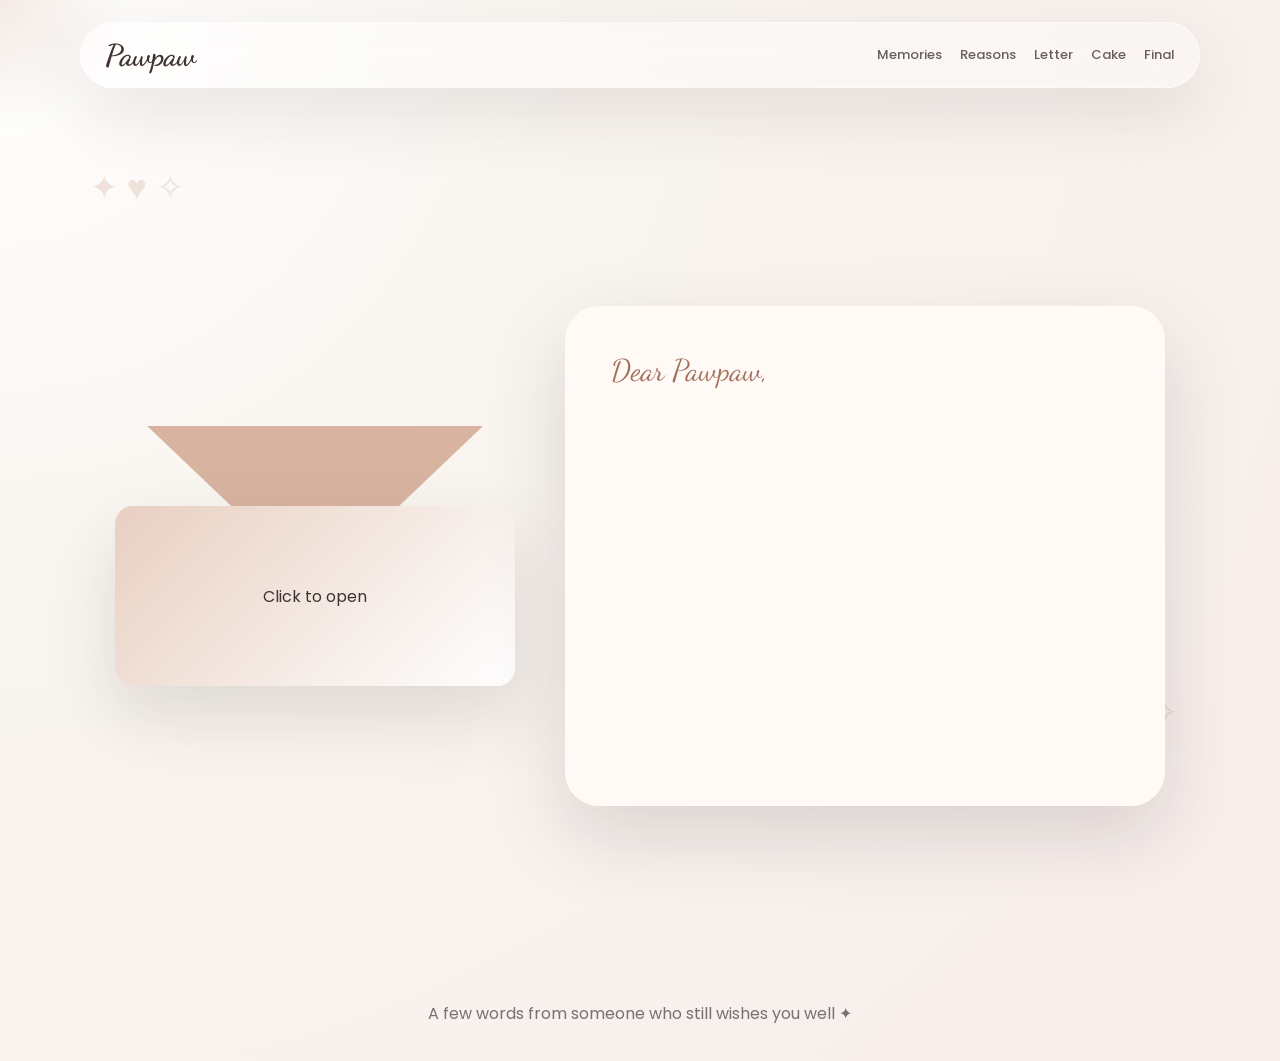
<file: letter.html>
<!DOCTYPE html>
<html lang="en">
<head>
  <meta charset="UTF-8" />
  <meta name="viewport" content="width=device-width, initial-scale=1.0" />
  <title>Letter | Pawpaw</title>
  <link href="https://fonts.googleapis.com/css2?family=Cormorant+Garamond:wght@400;500;600;700&family=Dancing+Script:wght@500;600;700&family=Poppins:wght@300;400;500;600;700&display=swap" rel="stylesheet" />
  <link rel="stylesheet" href="style.css" />
</head>
<body>
  <div class="cursor-glow"></div>
  <div class="floating-bg"></div>

  <nav class="navbar glass">
    <a href="index.html" class="logo">Pawpaw</a>
    <div class="nav-links">
      <a href="memories.html">Memories</a>
      <a href="reasons.html">Reasons</a>
      <a href="letter.html">Letter</a>
      <a href="cake.html">Cake</a>
      <a href="final.html">Final</a>
    </div>
  </nav>

  <main class="letter-page">
    <section class="envelope reveal" id="envelope">
      <div class="flap"></div>
      <div class="env-body"><p>Click to open</p></div>
    </section>

    <section class="letter-paper reveal delay-1" id="letterPaper">
      <p class="script-text">Dear Pawpaw,</p>
      <p id="typedLetter"></p>
    </section>
  </main>

  <footer class="footer">A few words from someone who still wishes you well ✦</footer>
  <script src="script.js"></script>
</body>
</html>
</file>
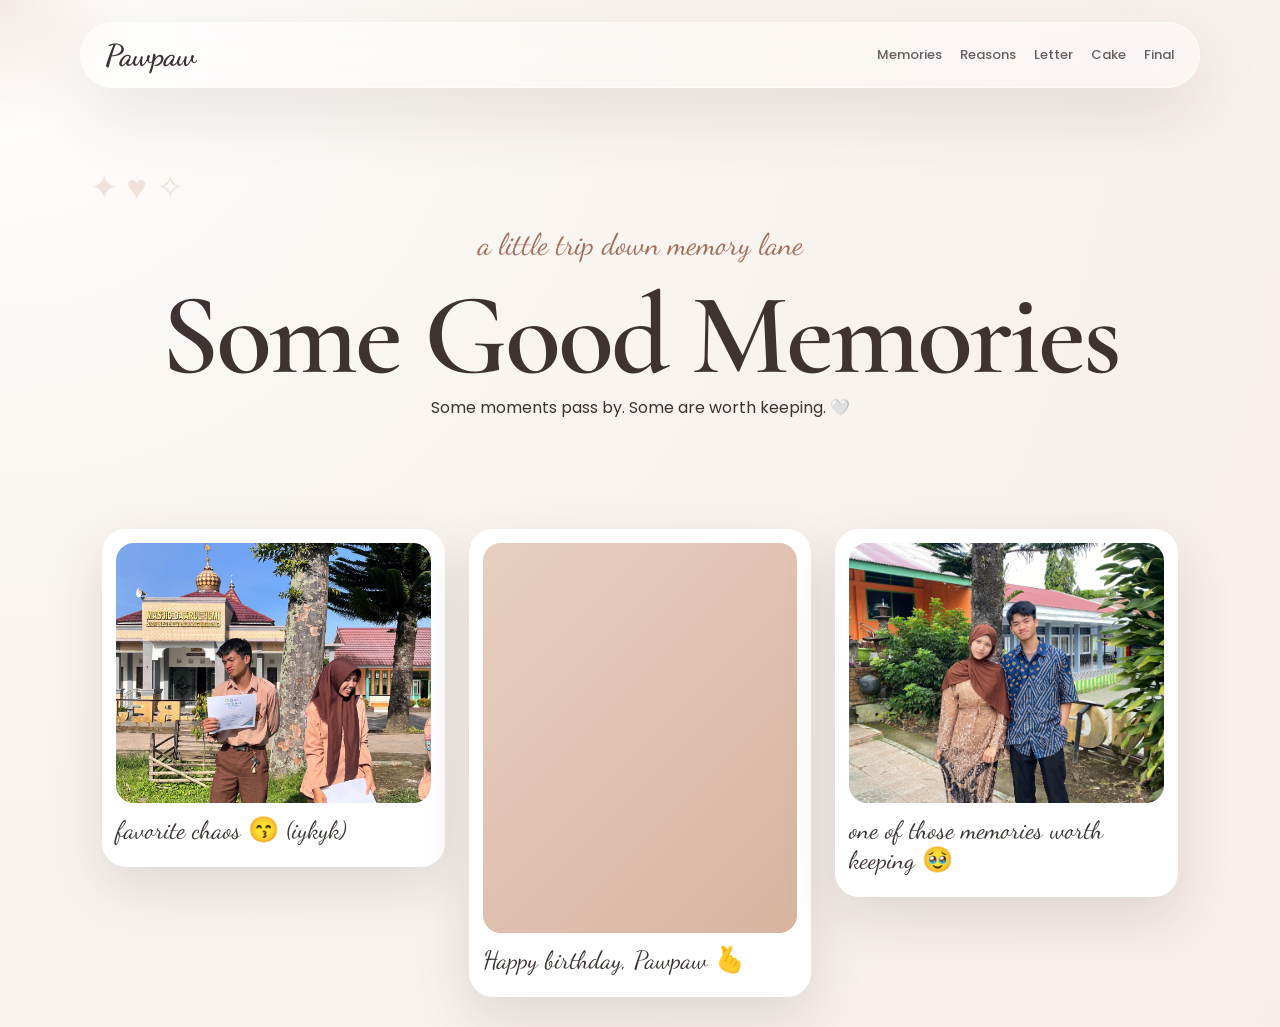
<file: memories.html>
<!DOCTYPE html>
<html lang="en">
<head>
  <meta charset="UTF-8" />
  <meta name="viewport" content="width=device-width, initial-scale=1.0" />
  <title>Memories | Pawpaw</title>
  <link href="https://fonts.googleapis.com/css2?family=Cormorant+Garamond:wght@400;500;600;700&family=Dancing+Script:wght@500;600;700&family=Poppins:wght@300;400;500;600;700&display=swap" rel="stylesheet" />
  <link rel="stylesheet" href="style.css" />
</head>
<body>
  <div class="cursor-glow"></div>
  <div class="floating-bg"></div>

  <nav class="navbar glass">
    <a href="index.html" class="logo">Pawpaw</a>
    <div class="nav-links">
      <a href="memories.html">Memories</a>
      <a href="reasons.html">Reasons</a>
      <a href="letter.html">Letter</a>
      <a href="cake.html">Cake</a>
      <a href="final.html">Final</a>
    </div>
  </nav>

  <header class="sub-hero reveal">
    <p class="script-text">a little trip down memory lane</p>
    <h1>Some Good Memories</h1>
    <p>Some moments pass by. Some are worth keeping. 🤍</p>
  </header>

<section class="masonry">
  <div class="polaroid reveal">
    <div class="photo" style="background-image: url('assets/IMG-20260225-WA0394.jpg');"></div>
    <p>favorite chaos 😙 (iykyk)</p>
  </div>

  <div class="polaroid tall reveal delay-1">
    <div class="photo">
      <video autoplay muted loop playsinline>
        <source src="assets/VID-20260216-WA0620.mp4" type="video/mp4">
      </video>
    </div>
    <p>Happy birthday, Pawpaw 🫰</p>
  </div>

  <div class="polaroid reveal delay-2">
    <div class="photo" style="background-image: url('assets/IMG-20260502-WA0264.jpg');"></div>
    <p>one of those memories worth keeping 🥹</p>
  </div>
</section>

  <script src="script.js"></script>
</body>
</html>
</file>
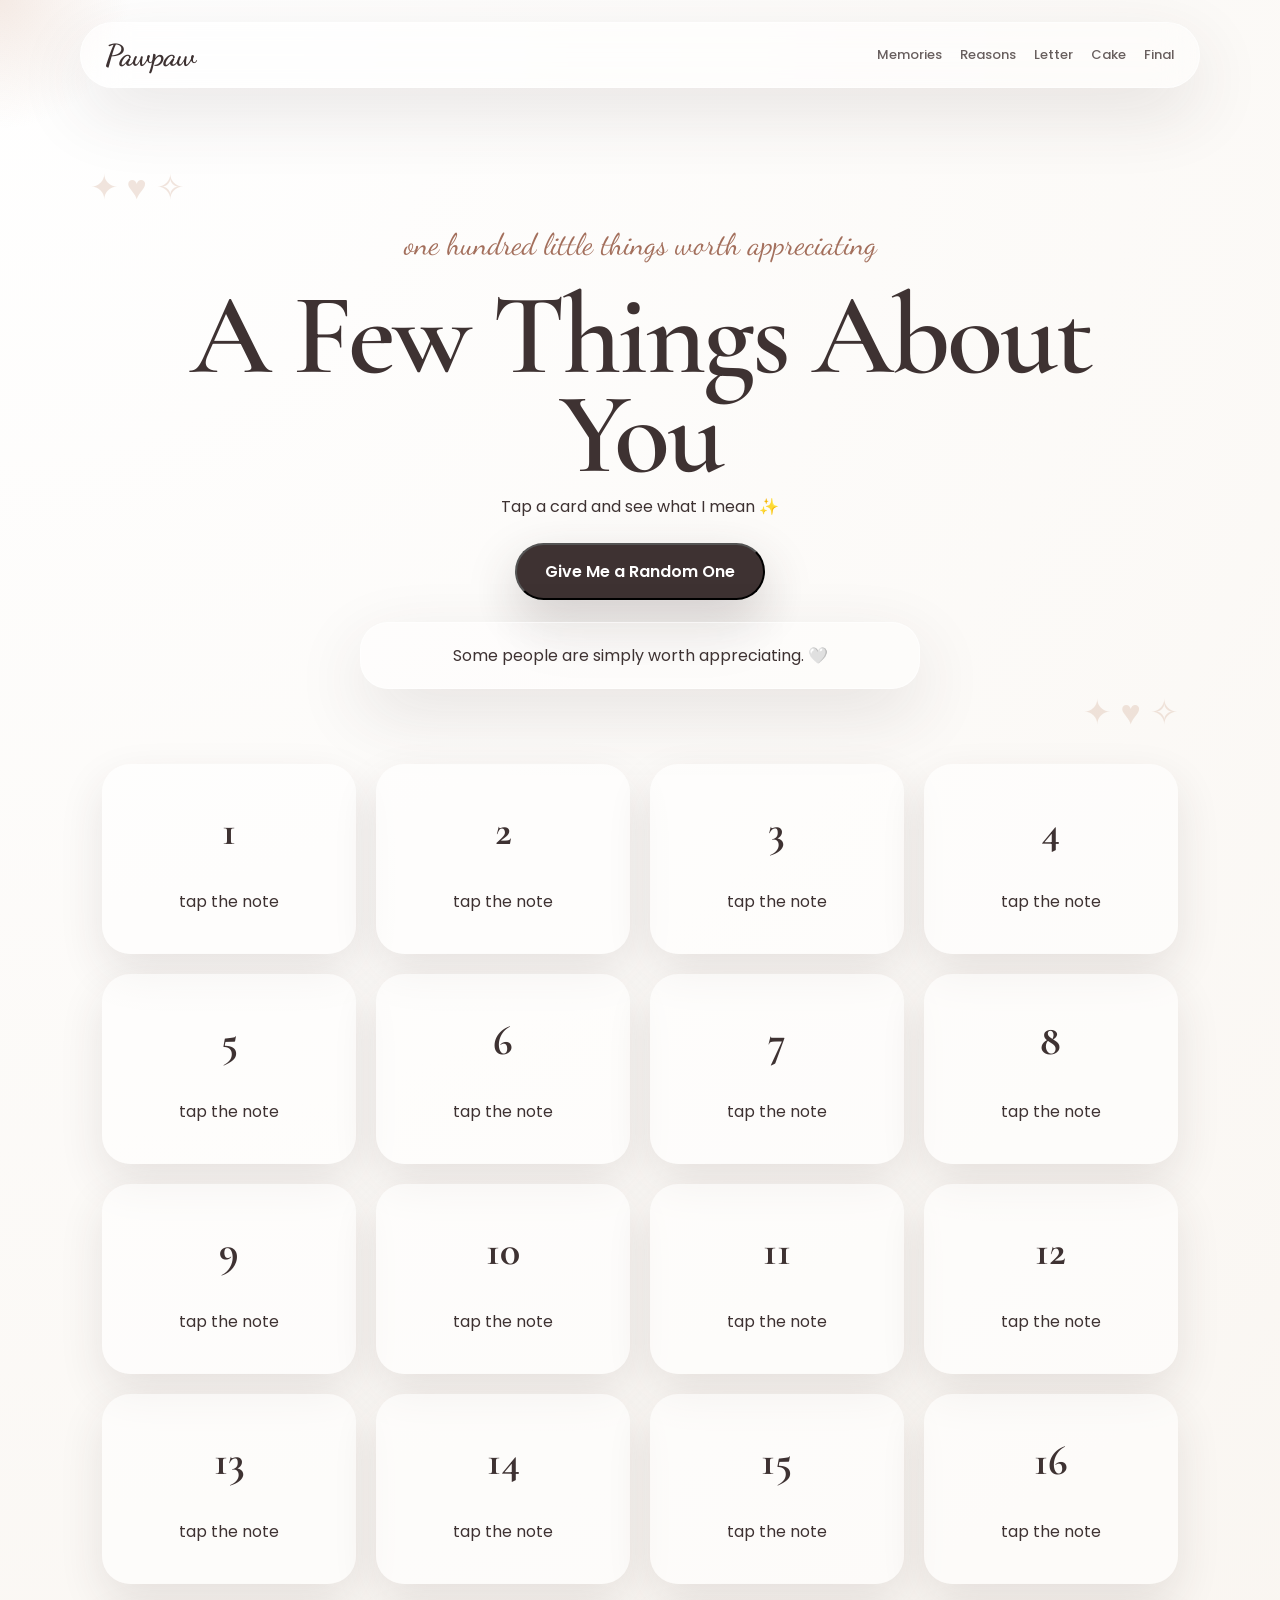
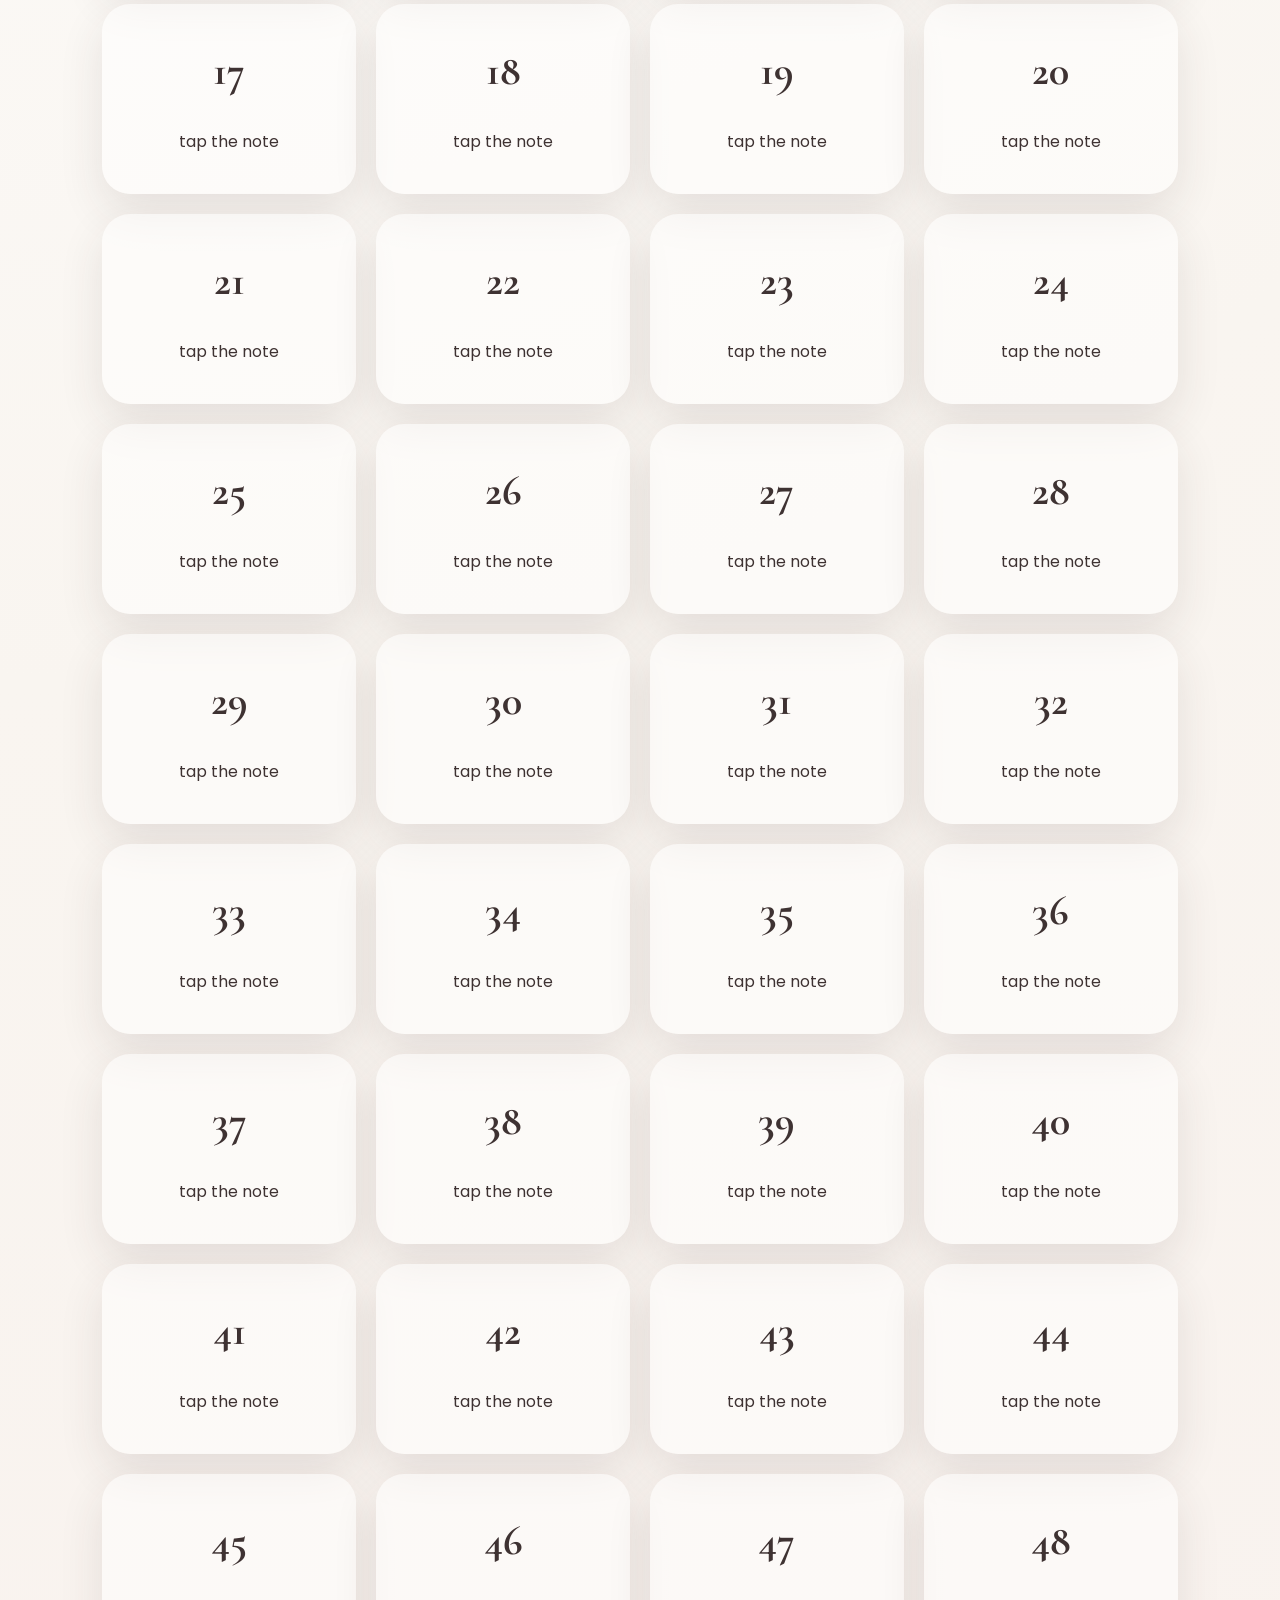
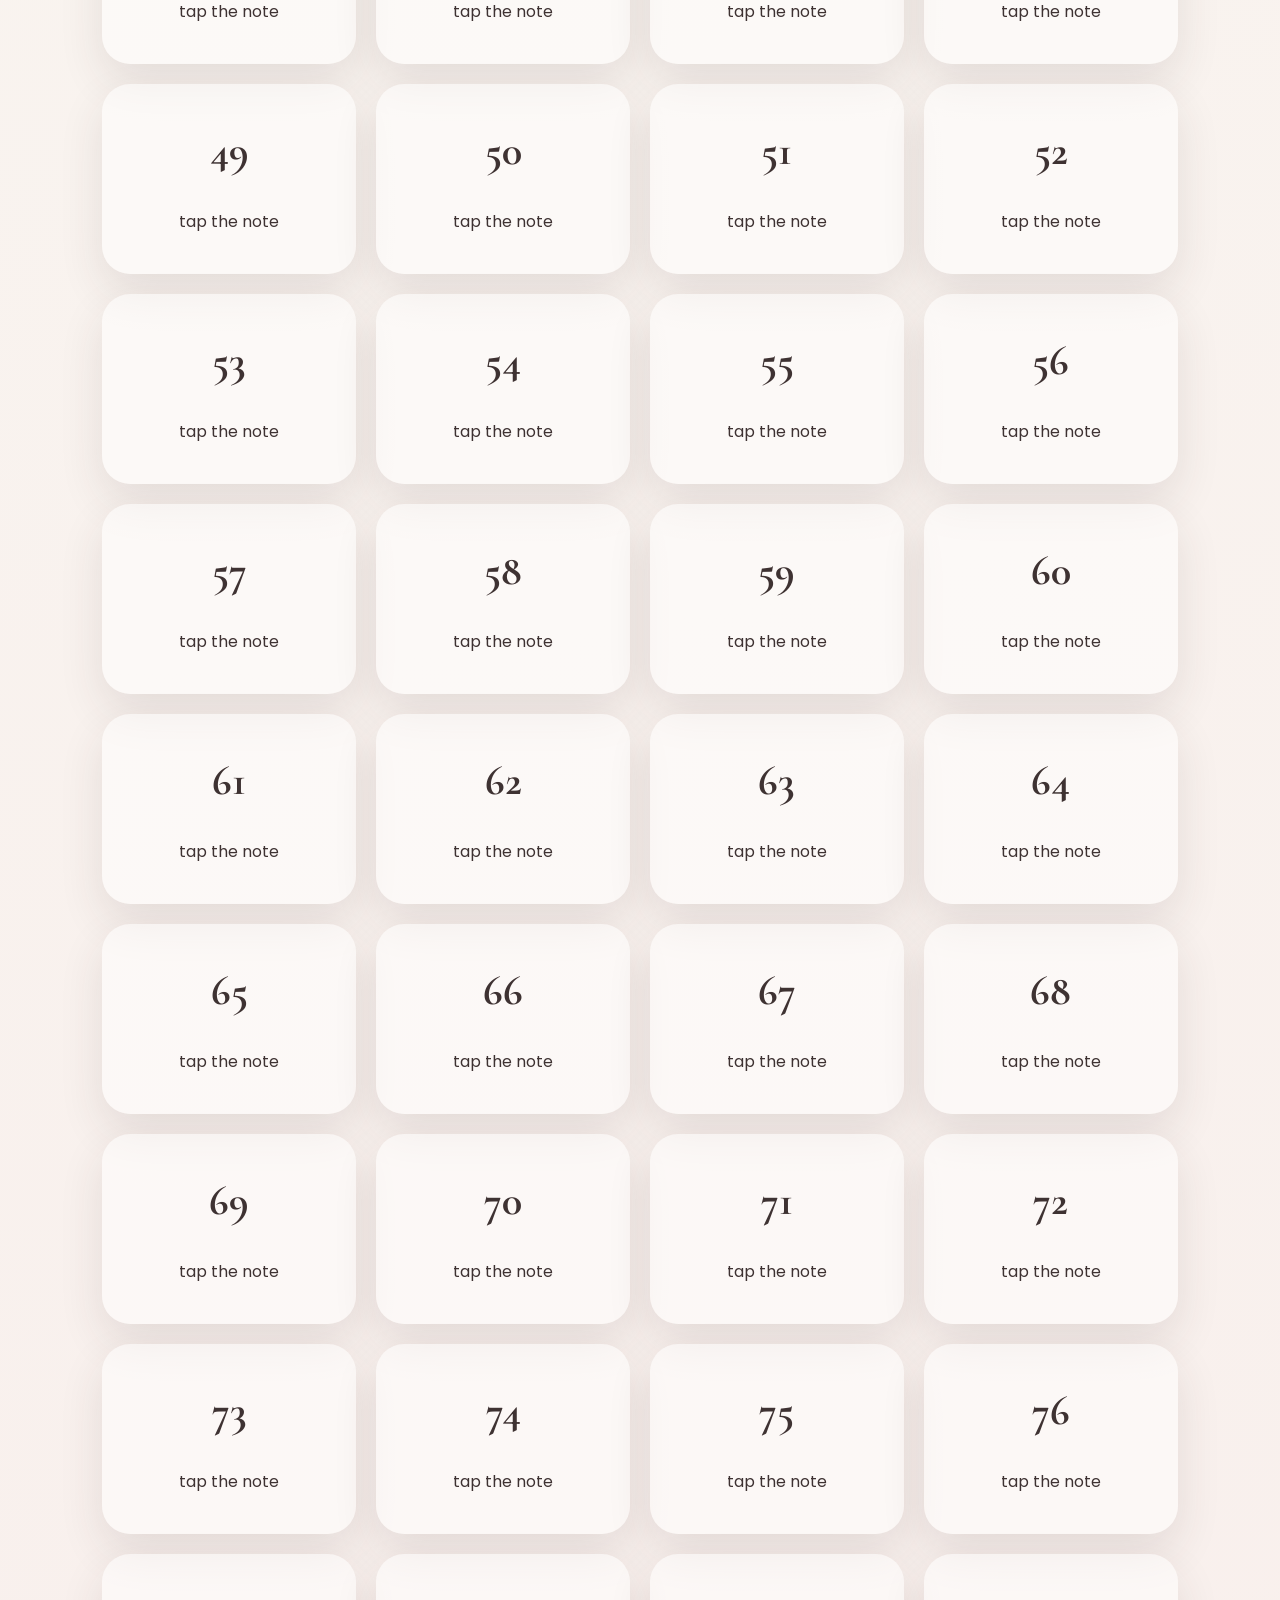
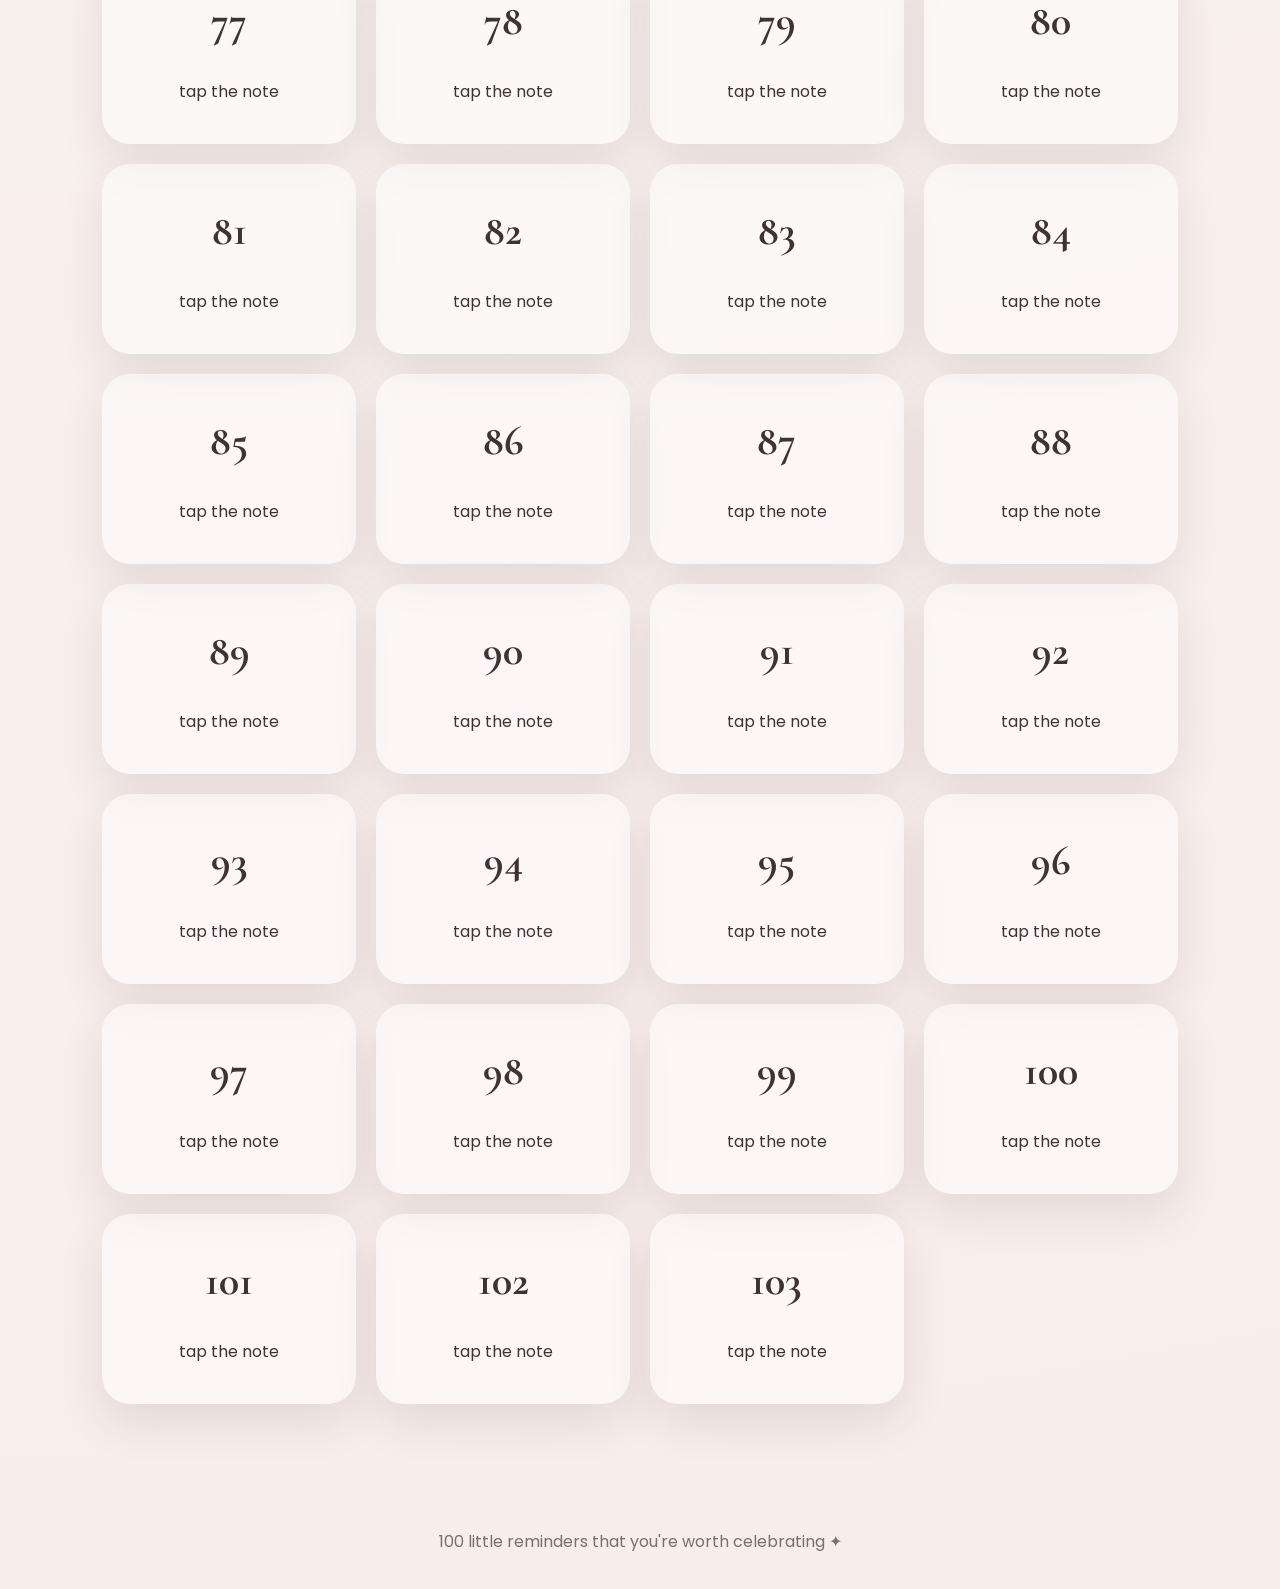
<file: reasons.html>
<!DOCTYPE html>
<html lang="en">
<head>
  <meta charset="UTF-8" />
  <meta name="viewport" content="width=device-width, initial-scale=1.0" />
  <title>Reasons | Pawpaw</title>
  <link href="https://fonts.googleapis.com/css2?family=Cormorant+Garamond:wght@400;500;600;700&family=Dancing+Script:wght@500;600;700&family=Poppins:wght@300;400;500;600;700&display=swap" rel="stylesheet" />
  <link rel="stylesheet" href="style.css" />
</head>
<body>
  <div class="cursor-glow"></div>
  <div class="floating-bg"></div>

  <nav class="navbar glass">
    <a href="index.html" class="logo">Pawpaw</a>
    <div class="nav-links">
      <a href="memories.html">Memories</a>
      <a href="reasons.html">Reasons</a>
      <a href="letter.html">Letter</a>
      <a href="cake.html">Cake</a>
      <a href="final.html">Final</a>
    </div>
  </nav>

  <header class="sub-hero reveal">
    <p class="script-text">one hundred little things worth appreciating</p>
    <h1>A Few Things About You</h1>
    <p>Tap a card and see what I mean ✨</p>
    <button class="btn primary" id="randomReasonBtn">Give Me a Random One</button>
    <div class="random-reason glass" id="randomReason">Some people are simply worth appreciating. 🤍</div>
  </header>

  <section class="reason-grid" id="reasonGrid" data-image-folder="assets" data-image-count="100">
  </section>

  <footer class="footer">100 little reminders that you're worth celebrating ✦</footer>
  <script src="script.js"></script>
</body>
</html>
</file>
<file: style.css>
:root {
  --warm-white: #f9f5f0;
  --blush: #f8edeb;
  --rose: #e8cfc1;
  --champagne: #d8b4a0;
  --cocoa: #3e3232;
  --serif: "Cormorant Garamond", serif;
  --script: "Dancing Script", cursive;
  --body: "Poppins", sans-serif;
}

* {
  box-sizing: border-box;
  margin: 0;
  padding: 0;
}

html {
  scroll-behavior: smooth;
}

body {
  min-height: 100vh;
  overflow-x: hidden;
  color: var(--cocoa);
  font-family: var(--body);
  background: radial-gradient(circle at top left, #fff 0%, var(--warm-white) 35%, var(--blush) 100%);
}

a {
  color: inherit;
  text-decoration: none;
}

button {
  font: inherit;
}

.glass {
  background: rgba(255, 255, 255, 0.35);
  border: 1px solid rgba(255, 255, 255, 0.55);
  backdrop-filter: blur(22px);
  box-shadow: 0 24px 70px rgba(62, 50, 50, 0.12);
}

.navbar {
  position: fixed;
  top: 22px;
  left: 50%;
  z-index: 50;
  width: min(1120px, 92%);
  display: flex;
  align-items: center;
  justify-content: space-between;
  padding: 14px 24px;
  border-radius: 999px;
  transform: translateX(-50%);
}

.logo {
  font-family: var(--script);
  font-size: 30px;
  font-weight: 700;
}

.nav-links {
  display: flex;
  gap: 18px;
  font-size: 13px;
  font-weight: 500;
}

.nav-links a {
  opacity: 0.78;
  transition: 0.3s;
}

.nav-links a:hover {
  color: #9f6a59;
  opacity: 1;
}

.cursor-glow {
  position: fixed;
  z-index: 0;
  width: 280px;
  height: 280px;
  border-radius: 50%;
  pointer-events: none;
  background: radial-gradient(circle, rgba(216, 180, 160, 0.28), transparent 65%);
  transform: translate(-50%, -50%);
}

.floating-bg::before,
.floating-bg::after {
  content: "✦ ♥ ✧";
  position: fixed;
  z-index: 0;
  color: rgba(216, 180, 160, 0.35);
  font-size: 34px;
  animation: float 8s infinite ease-in-out;
}

.floating-bg::before {
  top: 18%;
  left: 7%;
}

.floating-bg::after {
  right: 8%;
  bottom: 18%;
  animation-delay: 2s;
}

.hero,
.page-section {
  min-height: 100vh;
}

.hero {
  position: relative;
  display: grid;
  grid-template-columns: 1.2fr 0.8fr;
  align-items: center;
  padding: 120px 9% 70px;
  background: linear-gradient(120deg, rgba(249, 245, 240, 0.78), rgba(248, 237, 235, 0.65)), var(--hero-image) center/cover;
}

.hero-overlay {
  position: absolute;
  inset: 0;
  background: radial-gradient(circle at 70% 40%, rgba(255, 255, 255, 0.55), transparent 35%);
}

.hero-content,
.countdown-card {
  position: relative;
  z-index: 2;
}

.script-text {
  margin-bottom: 8px;
  color: #a36f5c;
  font-family: var(--script);
  font-size: 30px;
}

.hero h1,
.sub-hero h1,
.final-page h1,
.cake-page h1 {
  font-family: var(--serif);
  font-size: clamp(62px, 9vw, 128px);
  font-weight: 600;
  line-height: 0.86;
  letter-spacing: -3px;
}

.hero h1 span {
  color: #8f5f51;
  font-style: italic;
}

.hero-desc {
  max-width: 560px;
  margin: 28px 0;
  font-size: 18px;
  line-height: 1.8;
}

.btn {
  display: inline-flex;
  align-items: center;
  justify-content: center;
  margin-right: 12px;
  padding: 14px 28px;
  border-radius: 999px;
  font-weight: 600;
  transition: 0.3s;
}

.primary {
  color: #fff;
  background: var(--cocoa);
  box-shadow: 0 20px 50px rgba(62, 50, 50, 0.22);
}

.ghost {
  background: rgba(255, 255, 255, 0.42);
  border: 1px solid rgba(62, 50, 50, 0.1);
}

.btn:hover,
.cut-cake-btn:hover {
  transform: translateY(-4px);
}

.countdown-card {
  max-width: 420px;
  padding: 28px;
  border-radius: 32px;
}

.countdown {
  display: grid;
  grid-template-columns: repeat(4, 1fr);
  gap: 12px;
}

.countdown div {
  padding: 18px 10px;
  text-align: center;
  background: rgba(255, 255, 255, 0.42);
  border-radius: 22px;
}

.countdown strong {
  font-family: var(--serif);
  font-size: 36px;
}

.countdown span {
  display: block;
  font-size: 12px;
}

.music-btn {
  position: fixed;
  right: 28px;
  bottom: 28px;
  z-index: 60;
  width: 56px;
  height: 56px;
  color: #fff;
  font-size: 24px;
  background: var(--cocoa);
  border: 0;
  border-radius: 50%;
  box-shadow: 0 18px 42px rgba(62, 50, 50, 0.25);
  cursor: pointer;
}

.sub-hero {
  padding: 150px 8% 55px;
  text-align: center;
}

.sub-hero p {
  max-width: 680px;
  margin: 10px auto 24px;
}

.masonry {
  columns: 3 260px;
  column-gap: 24px;
  padding: 30px 8%;
}

.polaroid {
  break-inside: avoid;
  margin-bottom: 24px;
  padding: 14px 14px 22px;
  background: #fff;
  border-radius: 24px;
  box-shadow: 0 20px 55px rgba(62, 50, 50, 0.14);
  transform: rotate(-1deg);
  transition: 0.35s;
}

.polaroid:nth-child(even) {
  transform: rotate(1.5deg);
}

.polaroid:hover {
  transform: translateY(-8px) rotate(0);
}

.photo {
  height: 260px;
  border-radius: 18px;
  background: linear-gradient(135deg, var(--rose), var(--champagne)) center/cover;
}
.photo video {
  width: 100%;
  height: 100%;
  border-radius: 18px;
  object-fit: cover;
  display: block;
}

.tall .photo {
  height: 390px;
}

.wide .photo {
  height: 230px;
}

.polaroid p {
  margin-top: 12px;
  font-family: var(--script);
  font-size: 25px;
}

.reason-grid {
  display: grid;
  grid-template-columns: repeat(auto-fit, minmax(210px, 1fr));
  gap: 20px;
  padding: 20px 8% 90px;
}

.reason-card {
  height: 190px;
  perspective: 900px;
  cursor: pointer;
}

.reason-inner {
  position: relative;
  width: 100%;
  height: 100%;
  transition: 0.7s;
  transform-style: preserve-3d;
}

.reason-card:hover .reason-inner,
.reason-card:focus-within .reason-inner {
  transform: rotateY(180deg);
}

.reason-front,
.reason-back {
  position: absolute;
  inset: 0;
  display: grid;
  place-items: center;
  padding: 24px;
  text-align: center;
  border-radius: 28px;
  backface-visibility: hidden;
  box-shadow: 0 18px 45px rgba(62, 50, 50, 0.11);
}

.reason-front {
  background: rgba(255, 255, 255, 0.5);
}

.reason-front h3 {
  font-family: var(--serif);
  font-size: 42px;
}

.reason-back {
  color: var(--cocoa);
  background: rgba(255, 255, 255, 0.92);
  background-position: center;
  background-size: cover;
  transform: rotateY(180deg);
  place-items: center;
  padding: 24px 20px 22px;
}

.reason-back p {
  width: 100%;
  margin: 0;
  font-family: var(--script);
  font-size: 25px;
  line-height: 1.25;
  text-shadow: none;
}

.random-reason {
  max-width: 560px;
  margin: 22px auto 0;
  padding: 20px;
  border-radius: 28px;
}

.letter-page {
  min-height: 100vh;
  display: grid;
  grid-template-columns: 0.8fr 1.2fr;
  gap: 50px;
  align-items: center;
  padding: 150px 9% 70px;
}

.envelope {
  position: relative;
  height: 260px;
  cursor: pointer;
}

.env-body {
  position: absolute;
  bottom: 0;
  display: grid;
  place-items: center;
  width: 100%;
  height: 180px;
  border-radius: 18px;
  background: linear-gradient(135deg, var(--rose), #fff);
  box-shadow: 0 30px 70px rgba(62, 50, 50, 0.14);
}

.flap {
  position: absolute;
  top: 0;
  left: 8%;
  width: 84%;
  height: 160px;
  background: var(--champagne);
  clip-path: polygon(50% 100%, 0 0, 100% 0);
  transform-origin: top;
  transition: 0.7s;
}

.envelope.open .flap {
  transform: rotateX(180deg);
}

.letter-paper {
  min-height: 500px;
  padding: 46px;
  background: #fffaf5;
  border-radius: 34px;
  box-shadow: 0 30px 80px rgba(62, 50, 50, 0.16);
}

.letter-paper h1 {
  font-family: var(--serif);
  font-size: 58px;
}

.letter-paper p:last-child {
  font-size: 17px;
  line-height: 2;
}

.night {
  color: #fff;
  background: radial-gradient(circle at top, #453636 0%, #191317 70%);
}

.cake-page,
.final-page {
  min-height: 100vh;
  display: grid;
  place-items: center;
  padding: 150px 8% 70px;
  text-align: center;
}

.final-page {
  background: linear-gradient(rgba(25, 19, 23, 0.45), rgba(25, 19, 23, 0.86)), var(--final-image) center/cover;
}

.cake-page h1,
.final-page h1 {
  max-width: 900px;
}


.cake-section {
  position: relative;
  display: flex;
  flex-direction: column;
  align-items: center;
  justify-content: center;
  min-height: 62vh;
  overflow: visible;
}

.cake-glow {
  position: absolute;
  width: 460px;
  height: 460px;
  border-radius: 50%;
  background: radial-gradient(circle, rgba(255, 214, 186, 0.34), transparent 68%);
  filter: blur(2px);
}

.cake-stage-text {
  position: relative;
  z-index: 8;
  margin: 18px auto 28px;
  max-width: 620px;
  padding: 14px 22px;
  border: 1px solid rgba(255, 255, 255, 0.32);
  border-radius: 999px;
  background: rgba(255, 255, 255, 0.13);
  color: rgba(255, 255, 255, 0.88);
  backdrop-filter: blur(14px);
  font-size: 14px;
}

.cake {
  position: relative;
  width: 390px;
  height: 330px;
  margin-bottom: 38px;
  overflow: visible;
}

.plate {
  position: absolute;
  left: 50%;
  bottom: -18px;
  width: 390px;
  height: 34px;
  border-radius: 50%;
  background: rgba(255, 255, 255, 0.34);
  transform: translateX(-50%);
  box-shadow: 0 26px 45px rgba(0, 0, 0, 0.24);
}

.candles {
  position: absolute;
  top: 2px;
  left: 50%;
  z-index: 7;
  display: flex;
  gap: 28px;
  transform: translateX(-50%);
  transition: 0.85s ease;
}

.candle {
  position: relative;
  display: block;
  width: 13px;
  height: 58px;
  margin-top: 24px;
  border-radius: 8px;
  background: repeating-linear-gradient(45deg, #fff 0 7px, #f7a7b5 7px 14px);
  box-shadow: inset 0 -8px 12px rgba(0, 0, 0, 0.08);
}

.flame {
  position: absolute;
  top: -28px;
  left: 50%;
  width: 16px;
  height: 30px;
  border-radius: 50% 50% 45% 45%;
  background: radial-gradient(circle at 50% 65%, #fff7a8 0 24%, #ffd166 25% 56%, #ff7b00 57% 100%);
  transform: translateX(-50%);
  box-shadow: 0 0 18px #ffb347, 0 0 36px rgba(255, 179, 71, 0.72);
  animation: flicker 0.8s infinite alternate;
  transform-origin: bottom center;
  transition: 0.45s ease;
}

.smoke {
  position: absolute;
  top: -30px;
  left: 50%;
  width: 10px;
  height: 10px;
  border-radius: 50%;
  background: rgba(255, 255, 255, 0.72);
  opacity: 0;
  filter: blur(3px);
  transform: translateX(-50%) scale(0.3);
}

.cake.blow .flame {
  opacity: 0;
  transform: translateX(-50%) translateY(12px) scale(0.1) rotate(18deg);
  box-shadow: none;
}

.cake.blow .smoke {
  animation: smokeUp 1.45s ease-out forwards;
}

.cake.blow .candle:nth-child(2) .smoke {
  animation-delay: 0.15s;
}

.cake.blow .candle:nth-child(3) .smoke {
  animation-delay: 0.3s;
}

.cake-top,
.cake-middle,
.cake-bottom,
.cake-slice {
  position: absolute;
  left: 50%;
  border-radius: 22px;
  transform: translateX(-50%);
  transition: 0.9s cubic-bezier(0.22, 0.82, 0.22, 1);
}

.cake-top,
.cake-middle,
.cake-bottom {
  z-index: 3;
  box-shadow: 0 24px 42px rgba(0, 0, 0, 0.22);
  overflow: hidden;
}

.cake-top::after,
.cake-middle::after,
.cake-bottom::after {
  content: "";
  position: absolute;
  inset: 11px 18px auto;
  height: 12px;
  border-radius: 999px;
  background: rgba(255, 255, 255, 0.38);
}

.cake-bottom {
  bottom: 24px;
  width: 330px;
  height: 92px;
  background: linear-gradient(135deg, #e8cfc1, #c8937a);
}

.cake-middle {
  bottom: 104px;
  width: 270px;
  height: 84px;
  background: linear-gradient(135deg, #f8edeb, #e7b7aa);
}

.cake-top {
  bottom: 176px;
  width: 210px;
  height: 74px;
  background: linear-gradient(135deg, #fff5f2, #f1c8bb);
}

.cut-line {
  position: absolute;
  left: 57%;
  bottom: 24px;
  z-index: 6;
  width: 3px;
  height: 228px;
  border-radius: 999px;
  background: rgba(255, 255, 255, 0.85);
  opacity: 0;
  transform: rotate(10deg) scaleY(0);
  transform-origin: top;
  box-shadow: 0 0 18px rgba(255, 255, 255, 0.65);
}

.cake.knife-in .cut-line {
  opacity: 1;
  animation: cutTrace 0.75s ease-in-out forwards;
}

.cake-slice {
  z-index: 5;
  right: 20px;
  left: auto;
  bottom: 24px;
  width: 126px;
  height: 225px;
  border-radius: 18px 22px 20px 18px;
  background: linear-gradient(135deg, #fff5f2 0 30%, #f8edeb 30% 63%, #e8cfc1 63% 100%);
  clip-path: polygon(13% 0, 100% 13%, 78% 100%, 0 100%);
  opacity: 0;
  transform: translateX(-12px) rotate(0deg) scale(0.97);
  box-shadow: 0 28px 48px rgba(0, 0, 0, 0.25);
}

.cake-slice::before {
  content: "";
  position: absolute;
  inset: 0;
  background: radial-gradient(circle at 62% 38%, rgba(195, 92, 92, 0.65) 0 4px, transparent 5px),
    radial-gradient(circle at 48% 72%, rgba(195, 92, 92, 0.55) 0 4px, transparent 5px);
}

.knife {
  position: absolute;
  top: 0;
  right: -170px;
  z-index: 9;
  width: 218px;
  height: 44px;
  opacity: 0;
  transform: translate(80px, -20px) rotate(-34deg);
  transform-origin: right center;
  transition: 1s cubic-bezier(0.22, 0.82, 0.22, 1);
}

.knife-blade {
  position: absolute;
  left: 0;
  top: 12px;
  width: 158px;
  height: 18px;
  border-radius: 999px 4px 4px 999px;
  background: linear-gradient(90deg, #ffffff, #d7d7d7 55%, #9e9e9e);
  box-shadow: 0 14px 28px rgba(0, 0, 0, 0.25);
}

.knife-blade::before {
  content: "";
  position: absolute;
  left: 4px;
  top: 3px;
  width: 120px;
  height: 4px;
  border-radius: 999px;
  background: rgba(255, 255, 255, 0.8);
}

.knife-handle {
  position: absolute;
  right: 0;
  top: 5px;
  width: 68px;
  height: 32px;
  border-radius: 999px;
  background: linear-gradient(135deg, #714948, #3e292d);
  box-shadow: inset 8px 0 10px rgba(255, 255, 255, 0.08), 0 12px 24px rgba(0, 0, 0, 0.28);
}

.cake.knife-in .knife {
  opacity: 1;
  transform: translate(-205px, 128px) rotate(-21deg);
}

.cake.sliced .knife {
  opacity: 0;
  transform: translate(-245px, 170px) rotate(-12deg);
}

.cake.sliced .cake-top,
.cake.sliced .cake-middle,
.cake.sliced .cake-bottom {
  clip-path: polygon(0 0, 62% 0, 52% 100%, 0 100%);
}

.cake.sliced .cake-slice {
  opacity: 1;
  transform: translate(78px, 34px) rotate(12deg) scale(1);
}

.cake.sliced .candles {
  transform: translateX(-83%) translateY(-4px) rotate(-5deg);
}

.cut-cake-btn {
  position: relative;
  z-index: 8;
  padding: 18px 40px;
  color: #3e3232;
  font-size: 18px;
  font-weight: 600;
  cursor: pointer;
  background: rgba(255, 255, 255, 0.82);
  border: 0;
  border-radius: 50px;
  box-shadow: 0 10px 30px rgba(0, 0, 0, 0.16);
  transition: 0.4s;
}

.cut-cake-btn:hover {
  transform: translateY(-4px) scale(1.03);
}

.cut-cake-btn:disabled {
  cursor: default;
  opacity: 0.92;
  transform: none;
}

@keyframes smokeUp {
  0% { opacity: 0; transform: translateX(-50%) translateY(0) scale(0.35); }
  20% { opacity: 0.8; }
  100% { opacity: 0; transform: translateX(-50%) translateY(-58px) scale(2.3); }
}

@keyframes cutTrace {
  0% { transform: rotate(10deg) scaleY(0); }
  100% { transform: rotate(10deg) scaleY(1); }
}

#confetti {
  position: fixed;
  inset: 0;
  pointer-events: none;
}

.footer {
  padding: 35px;
  color: rgba(62, 50, 50, 0.68);
  text-align: center;
}

.night .footer {
  color: rgba(255, 255, 255, 0.65);
}

.reveal {
  opacity: 0;
  transform: translateY(24px);
  animation: reveal 0.8s forwards;
}

.delay-1 {
  animation-delay: 0.18s;
}

.delay-2 {
  animation-delay: 0.34s;
}

@keyframes reveal {
  to {
    opacity: 1;
    transform: none;
  }
}

@keyframes float {
  50% {
    transform: translateY(-26px) rotate(8deg);
  }
}

@keyframes flicker {
  to {
    transform: scale(1.15) translateY(-2px);
    opacity: 0.84;
  }
}

@media (max-width: 900px) {
  .hero,
  .letter-page {
    grid-template-columns: 1fr;
  }

  .nav-links {
    display: none;
  }

  .hero {
    padding-top: 145px;
  }

  .hero h1,
  .sub-hero h1,
  .final-page h1,
  .cake-page h1 {
    font-size: 64px;
  }

  .countdown {
    grid-template-columns: repeat(2, 1fr);
  }

  .cake {
    transform: scale(0.86);
  }
}


/* =========================================================
   RESPONSIVE FIXES
   Added to make the birthday website work nicely on laptops,
   tablets, mobile phones, and very small screens.
   ========================================================= */

html {
  -webkit-text-size-adjust: 100%;
}

body {
  width: 100%;
}

img,
video,
canvas {
  max-width: 100%;
}

main,
header,
section,
footer,
.navbar {
  position: relative;
}

.hero-content,
.countdown-card,
.sub-hero,
.masonry,
.reason-grid,
.letter-page,
.cake-page,
.final-page,
.footer {
  z-index: 1;
}

.navbar {
  gap: 14px;
}

.nav-links {
  min-width: 0;
}

.nav-links a {
  white-space: nowrap;
}

.hero-actions {
  display: flex;
  flex-wrap: wrap;
  gap: 12px;
}

.hero-actions .btn,
.final-page .btn,
.sub-hero .btn {
  margin-right: 0;
}

.countdown-card {
  width: 100%;
  justify-self: center;
}

.masonry {
  width: 100%;
}

.photo {
  overflow: hidden;
  background-position: center;
  background-size: cover;
}

.reason-card:focus .reason-inner {
  transform: rotateY(180deg);
}

.letter-paper,
.random-reason,
.countdown-card,
.polaroid,
.reason-front,
.reason-back {
  overflow-wrap: anywhere;
}

/* Laptop / small desktop */
@media (max-width: 1100px) {
  .hero {
    grid-template-columns: 1fr 0.9fr;
    gap: 36px;
    padding-inline: 6%;
  }

  .letter-page {
    gap: 34px;
    padding-inline: 6%;
  }

  .cake-page,
  .final-page {
    padding-inline: 6%;
  }
}

/* Tablet */
@media (max-width: 900px) {
  .navbar {
    top: 14px;
    width: min(720px, 94%);
    align-items: center;
  }

  .nav-links {
    display: flex;
    gap: 12px;
    max-width: 70%;
    overflow-x: auto;
    padding: 6px 2px 7px;
    scrollbar-width: none;
  }

  .nav-links::-webkit-scrollbar {
    display: none;
  }

  .nav-links a {
    padding: 8px 12px;
    border-radius: 999px;
    background: rgba(255, 255, 255, 0.38);
  }

  .hero,
  .letter-page {
    grid-template-columns: 1fr;
  }

  .hero {
    gap: 36px;
    min-height: auto;
    padding: 145px 6% 70px;
    background-position: center top;
  }

  .hero h1,
  .sub-hero h1,
  .final-page h1,
  .cake-page h1 {
    font-size: clamp(52px, 12vw, 82px);
    letter-spacing: -2px;
  }

  .countdown {
    grid-template-columns: repeat(4, 1fr);
  }

  .sub-hero {
    padding: 135px 6% 45px;
  }

  .masonry {
    columns: 2 240px;
    padding-inline: 6%;
  }

  .reason-grid {
    grid-template-columns: repeat(auto-fit, minmax(180px, 1fr));
    padding-inline: 6%;
  }

  .letter-page {
    min-height: auto;
    padding: 135px 6% 60px;
  }

  .envelope {
    max-width: 460px;
    width: 100%;
    margin: 0 auto;
  }

  .letter-paper {
    min-height: 360px;
  }

  .cake-page,
  .final-page {
    min-height: auto;
    padding: 135px 6% 60px;
  }

  .cake-section {
    min-height: 560px;
  }

  .cake {
    transform: scale(0.86);
    transform-origin: center top;
  }
}

/* Mobile */
@media (max-width: 640px) {
  .glass {
    backdrop-filter: blur(16px);
  }

  .navbar {
    top: 10px;
    width: 94%;
    flex-direction: column;
    justify-content: center;
    padding: 12px 14px;
    border-radius: 26px;
  }

  .logo {
    font-size: 28px;
    line-height: 1;
  }

  .nav-links {
    width: 100%;
    max-width: 100%;
    justify-content: flex-start;
    font-size: 12px;
  }

  .cursor-glow {
    display: none;
  }

  .floating-bg::before,
  .floating-bg::after {
    font-size: 24px;
    opacity: 0.65;
  }

  .hero {
    min-height: 100svh;
    padding: 150px 5% 46px;
    text-align: center;
  }

  .script-text {
    font-size: 25px;
  }

  .hero h1,
  .sub-hero h1,
  .final-page h1,
  .cake-page h1 {
    font-size: clamp(44px, 15vw, 62px);
    line-height: 0.92;
    letter-spacing: -1.4px;
  }

  .hero-desc {
    margin: 22px auto;
    font-size: 15px;
    line-height: 1.75;
  }

  .hero-actions {
    justify-content: center;
  }

  .btn {
    width: min(100%, 280px);
    padding: 13px 20px;
  }

  .countdown-card {
    padding: 20px;
    border-radius: 26px;
  }

  .countdown {
    grid-template-columns: repeat(2, 1fr);
    gap: 10px;
  }

  .countdown div {
    padding: 14px 8px;
    border-radius: 18px;
  }

  .countdown strong {
    font-size: 31px;
  }

  .music-btn {
    right: 18px;
    bottom: 18px;
    width: 50px;
    height: 50px;
    font-size: 22px;
  }

  .sub-hero {
    padding: 145px 5% 35px;
  }

  .sub-hero p {
    font-size: 14px;
    line-height: 1.7;
  }

  .masonry {
    columns: 1;
    padding: 20px 5% 60px;
  }

  .polaroid {
    margin-bottom: 18px;
    border-radius: 22px;
    transform: none;
  }

  .polaroid:nth-child(even),
  .polaroid:hover {
    transform: none;
  }

  .photo,
  .wide .photo {
    height: 245px;
  }

  .tall .photo {
    height: 340px;
  }

  .reason-grid {
    grid-template-columns: 1fr;
    gap: 16px;
    padding: 16px 5% 65px;
  }

  .reason-card {
    height: 172px;
  }

  .reason-front,
  .reason-back {
    border-radius: 24px;
  }

  .reason-back p,
  .polaroid p {
    font-size: 23px;
  }

  .random-reason {
    margin-top: 16px;
    padding: 16px;
    font-size: 14px;
  }

  .letter-page {
    padding: 145px 5% 45px;
    gap: 26px;
  }

  .envelope {
    height: 220px;
  }

  .env-body {
    height: 150px;
  }

  .flap {
    height: 135px;
  }

  .letter-paper {
    min-height: 330px;
    padding: 28px 22px;
    border-radius: 28px;
  }

  .letter-paper p:last-child {
    font-size: 15px;
    line-height: 1.9;
  }

  .cake-page,
  .final-page {
    padding: 145px 5% 48px;
  }

  .final-page p,
  .cake-page p {
    font-size: 14px;
    line-height: 1.7;
  }

  .cake-section {
    min-height: 500px;
    width: 100%;
  }

  .cake-glow {
    width: 320px;
    height: 320px;
  }

  .cake-stage-text {
    width: min(100%, 330px);
    margin-bottom: 12px;
    padding: 12px 16px;
    white-space: normal;
  }

  .cake {
    margin-bottom: -10px;
    transform: scale(0.72);
    transform-origin: center top;
  }

  .cut-cake-btn {
    width: min(100%, 310px);
    padding: 15px 22px;
    font-size: 16px;
  }

  .footer {
    padding: 25px 18px;
    font-size: 13px;
  }
}

/* Very small phones */
@media (max-width: 380px) {
  .navbar {
    width: 96%;
    padding-inline: 10px;
  }

  .nav-links a {
    padding: 7px 10px;
  }

  .hero,
  .sub-hero,
  .letter-page,
  .cake-page,
  .final-page {
    padding-inline: 4%;
  }

  .hero h1,
  .sub-hero h1,
  .final-page h1,
  .cake-page h1 {
    font-size: clamp(39px, 14vw, 50px);
  }

  .script-text {
    font-size: 23px;
  }

  .photo,
  .wide .photo {
    height: 220px;
  }

  .tall .photo {
    height: 300px;
  }

  .countdown strong {
    font-size: 28px;
  }

  .cake-section {
    min-height: 470px;
  }

  .cake {
    transform: scale(0.64);
    margin-bottom: -48px;
  }
}

@media (prefers-reduced-motion: reduce) {
  *,
  *::before,
  *::after {
    scroll-behavior: auto !important;
    animation-duration: 0.001ms !important;
    animation-iteration-count: 1 !important;
    transition-duration: 0.001ms !important;
  }
}
</file>
